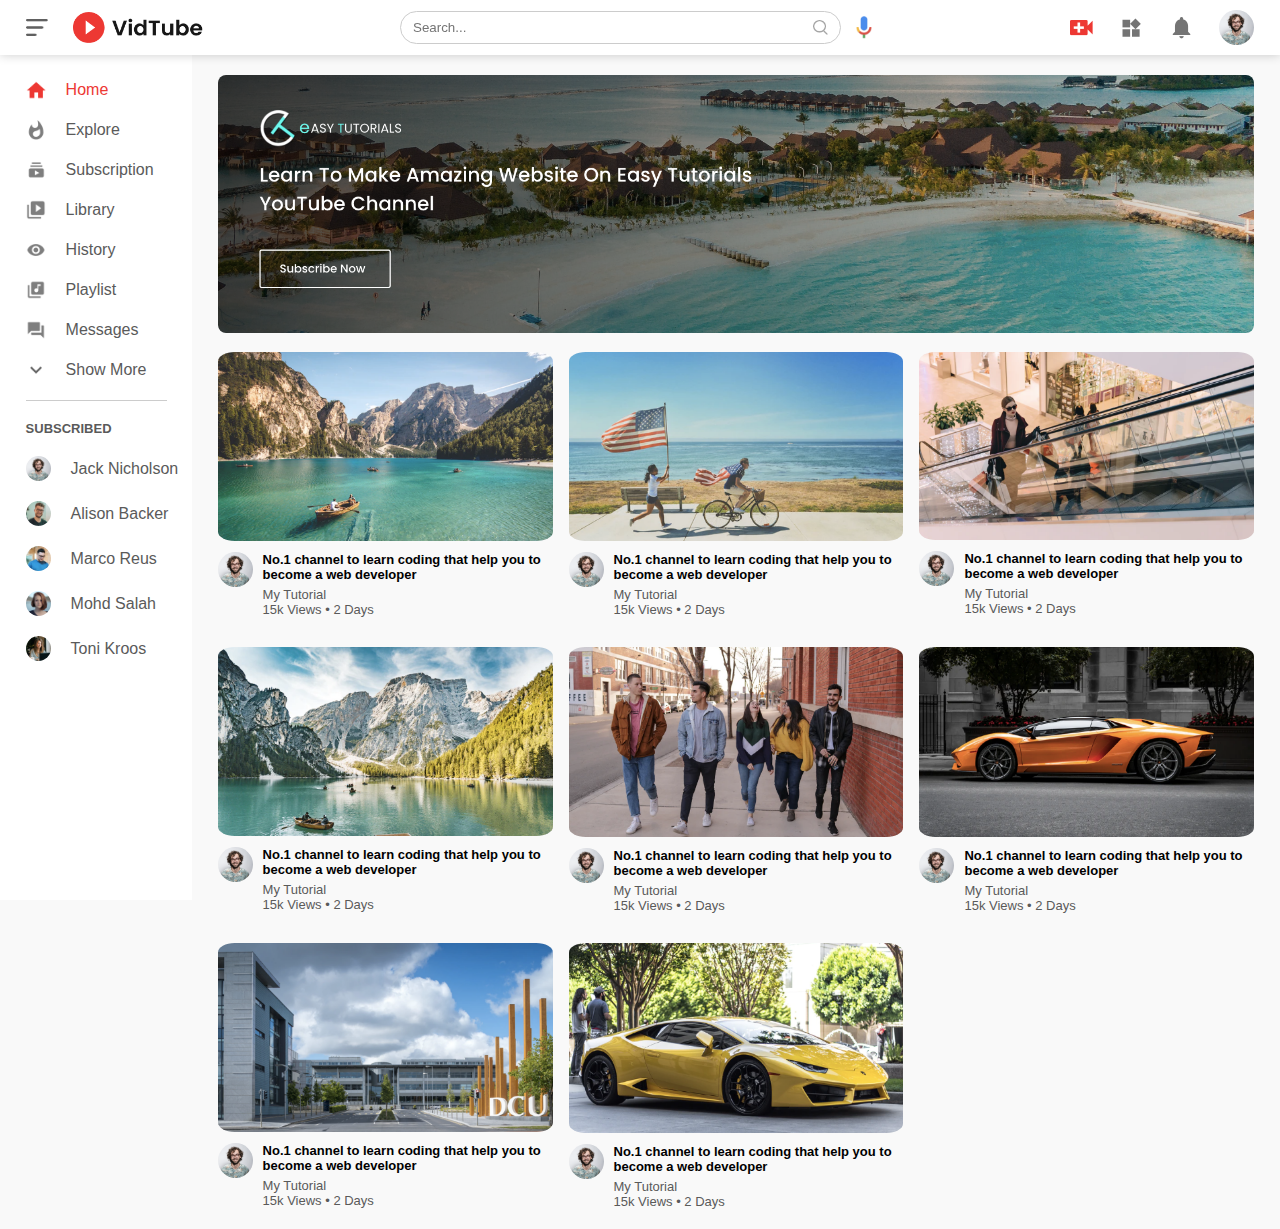
<file: index.html>
<!DOCTYPE html>
<html lang="en">
<head>
    <meta charset="UTF-8">
    <meta http-equiv="X-UA-Compatible" content="IE=edge">
    <meta name="viewport" content="width=device-width, initial-scale=1.0">
    <title>Video website</title>
    <link rel="stylesheet" href="./style.css">
</head>
<body>

    <!-- nav bar started -->

    <nav class="flex-div">
        <div class="nav-left flex-div">
            <img src="./images/menu.png" alt="" class="menu-icon">
            <img src="./images/logo.png" alt="" class="logo">
        </div>
        <div class="nav-middle flex-div">
            <div class="search-box flex-div">
                <input type="text" placeholder="Search...">
                <img src="./images/search.png" alt="">

            </div>
            <img src="./images/voice-search.png" alt="" class="mic-icon">
        </div>
        <div class="nav-right flex-div">
            <img src="./images/upload.png" alt="">
            <img src="./images/more.png" alt="">
            <img src="./images/notification.png" alt="">
            <img src="./images/Jack.png" alt="" class="user-icon">

        </div>
       
    </nav>
   
    

    <!-- navbar ended -->

    <!-- side bar started -->

    <div class="sidebar">
        <div class="shortcuts-links">
            <a href=""><img src="./images/home.png" alt=""><p>Home</p></a>
            <a href=""><img src="./images/explore.png" alt=""><p>Explore</p></a>
            <a href=""><img src="./images/subscriprion.png" alt=""><p>Subscription</p></a>
            <a href=""><img src="./images/library.png" alt=""><p>Library</p></a>
            <a href=""><img src="./images/history.png" alt=""><p>History</p></a>
            <a href=""><img src="./images/playlist.png" alt=""><p>Playlist</p></a>
            <a href=""><img src="./images/messages.png" alt=""><p>Messages</p></a>
            <a href=""><img src="./images/show-more.png" alt=""><p>Show More</p></a>
            <hr>
        </div>
        <div class="subscribed-list">
            <h3>SUBSCRIBED</h3>
            <a href=""><img src="./images/Jack.png" alt=""><p>Jack Nicholson</p></a>
            <a href=""><img src="./images/simon.png" alt=""><p>Alison Backer</p></a>
            <a href=""><img src="./images/tom.png" alt=""><p>Marco Reus</p></a>
            <a href=""><img src="./images/megan.png" alt=""><p>Mohd Salah</p></a>
            <a href=""><img src="./images/cameron.png" alt=""><p>Toni Kroos</p></a>




            
        </div>
    </div>

    <!-- side bar ended -->

    <!-- main -->
    <div class="container">
        <div class="banner">
            <img src="./images/banner.png" alt="">
        </div>
        <div class="list-container">
            <div class="vid-list">
               
                <a href="./play-video.html"> <img src="./images/thumbnail1.png" class="thumbnail" alt=""> </a>
                <div class="flex-div">
                    <img src="./images/Jack.png" alt="">
                    <div class="vid-info">
                        <a href="./play-video.html">No.1 channel to learn coding that help you to become a web developer</a>
                        <p>My Tutorial</p>
                        <p>15k Views &bull; 2 Days</p>
                    </div>
                </div>
            </div>
            <div class="vid-list">
               
                <a href="./play-video.html"> <img src="./images/thumbnail2.png" class="thumbnail" alt=""> </a>
                <div class="flex-div">
                    <img src="./images/Jack.png" alt="">
                    <div class="vid-info">
                        <a href="./play-video.html">No.1 channel to learn coding that help you to become a web developer</a>
                        <p>My Tutorial</p>
                        <p>15k Views &bull; 2 Days</p>
                    </div>
                </div>
            </div>
            <div class="vid-list">
               
                <a href=""> <img src="./images/thumbnail3.png" class="thumbnail" alt=""> </a>
                <div class="flex-div">
                    <img src="./images/Jack.png" alt="">
                    <div class="vid-info">
                        <a href="">No.1 channel to learn coding that help you to become a web developer</a>
                        <p>My Tutorial</p>
                        <p>15k Views &bull; 2 Days</p>
                    </div>
                </div>
            </div>
            <div class="vid-list">
               
                <a href=""> <img src="./images/thumbnail4.png" class="thumbnail" alt=""> </a>
                <div class="flex-div">
                    <img src="./images/Jack.png" alt="">
                    <div class="vid-info">
                        <a href="">No.1 channel to learn coding that help you to become a web developer</a>
                        <p>My Tutorial</p>
                        <p>15k Views &bull; 2 Days</p>
                    </div>
                </div>
            </div>
            <div class="vid-list">
               
                <a href=""> <img src="./images/thumbnail5.png" class="thumbnail" alt=""> </a>
                <div class="flex-div">
                    <img src="./images/Jack.png" alt="">
                    <div class="vid-info">
                        <a href="">No.1 channel to learn coding that help you to become a web developer</a>
                        <p>My Tutorial</p>
                        <p>15k Views &bull; 2 Days</p>
                    </div>
                </div>
            </div>
            <div class="vid-list">
               
                <a href=""> <img src="./images/thumbnail6.png" class="thumbnail" alt=""> </a>
                <div class="flex-div">
                    <img src="./images/Jack.png" alt="">
                    <div class="vid-info">
                        <a href="">No.1 channel to learn coding that help you to become a web developer</a>
                        <p>My Tutorial</p>
                        <p>15k Views &bull; 2 Days</p>
                    </div>
                </div>
            </div>
            <div class="vid-list">
               
                <a href=""> <img src="./images/thumbnail7.png" class="thumbnail" alt=""> </a>
                <div class="flex-div">
                    <img src="./images/Jack.png" alt="">
                    <div class="vid-info">
                        <a href="">No.1 channel to learn coding that help you to become a web developer</a>
                        <p>My Tutorial</p>
                        <p>15k Views &bull; 2 Days</p>
                    </div>
                </div>
            </div>
            <div class="vid-list">
               
                <a href=""> <img src="./images/thumbnail8.png" class="thumbnail" alt=""> </a>
                <div class="flex-div">
                    <img src="./images/Jack.png" alt="">
                    <div class="vid-info">
                        <a href="">No.1 channel to learn coding that help you to become a web developer</a>
                        <p>My Tutorial</p>
                        <p>15k Views &bull; 2 Days</p>
                    </div>
                </div>
            </div>
            
        </div>
    </div>

    <!-- end main -->
   
<script src="./script.js"></script>
</body>

</html>
</file>
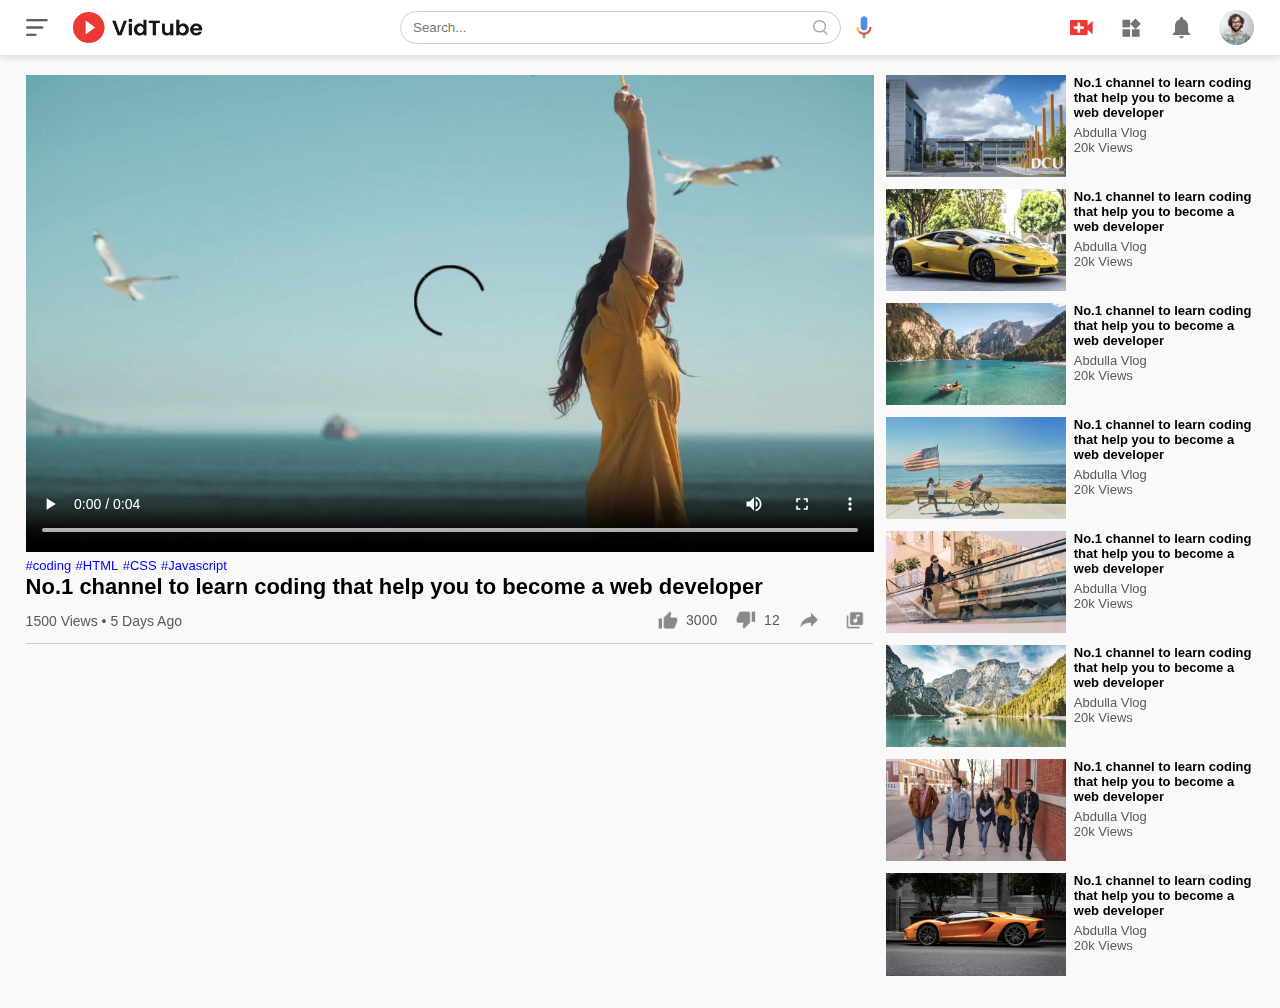
<file: play-video.html>
<!DOCTYPE html>
<html lang="en">
<head>
    <meta charset="UTF-8">
    <meta http-equiv="X-UA-Compatible" content="IE=edge">
    <meta name="viewport" content="width=device-width, initial-scale=1.0">
    <title>Play Video</title>
    <link rel="stylesheet" href="./style.css">
</head>
<body>
       <!-- nav bar started -->

       <nav class="flex-div">
        <div class="nav-left flex-div">
            <img src="./images/menu.png" alt="" class="menu-icon">
            <img src="./images/logo.png" alt="" class="logo">
        </div>
        <div class="nav-middle flex-div">
            <div class="search-box flex-div">
                <input type="text" placeholder="Search...">
                <img src="./images/search.png" alt="">

            </div>
            <img src="./images/voice-search.png" alt="" class="mic-icon">
        </div>
        <div class="nav-right flex-div">
            <img src="./images/upload.png" alt="">
            <img src="./images/more.png" alt="">
            <img src="./images/notification.png" alt="">
            <img src="./images/Jack.png" alt="" class="user-icon">

        </div>
       
    </nav>
   
    

    <!-- navbar ended -->

    <div class="container play-container">
        <div class="row">
            <div class="play-video">
                <video controls autoplay>
                    <source src="./images/video.mp4" type="video/mp4">
                </video>
                <div class="tags">
                    <a href="">#coding</a>
                    <a href="">#HTML</a>
                    <a href="">#CSS</a>
                    <a href="">#Javascript</a>
                </div>
                <h3>No.1 channel to learn coding that help you to become a web developer</h3>
                <div class="play-video-info">
                    <p>1500 Views &bull; 5 Days Ago</p>
                    <div>
                        <a href=""><img src="./images/like.png" alt="">3000</a>
                        <a href=""><img src="./images/dislike.png" alt="">12</a>
                        <a href=""><img src="./images/share.png" alt=""></a>
                        <a href=""><img src="./images/save.png" alt=""></a>
                    </div>
                </div>
                <hr>
               

            </div>
            <div class="right-sidebar">
                <div class="side-video-list">
                    <a href=""  class="small-thumbnail"><img src="./images/thumbnail7.png" alt=""></a>
                    
                    <div class="vid-info">
                        <a href="">No.1 channel to learn coding that help you to become a web developer</a>
                        <p>Abdulla Vlog</p>
                        <p>20k Views</p>
                    </div>
                </div>
                <div class="side-video-list">
                    <a href=""  class="small-thumbnail"><img src="./images/thumbnail8.png" alt=""></a>
                    
                    <div class="vid-info">
                        <a href="">No.1 channel to learn coding that help you to become a web developer</a>
                        <p>Abdulla Vlog</p>
                        <p>20k Views</p>
                    </div>
                </div>
                <div class="side-video-list">
                    <a href=""  class="small-thumbnail"><img src="./images/thumbnail1.png" alt=""></a>
                    
                    <div class="vid-info">
                        <a href="">No.1 channel to learn coding that help you to become a web developer</a>
                        <p>Abdulla Vlog</p>
                        <p>20k Views</p>
                    </div>
                </div>
                <div class="side-video-list">
                    <a href=""  class="small-thumbnail"><img src="./images/thumbnail2.png" alt=""></a>
                    
                    <div class="vid-info">
                        <a href="">No.1 channel to learn coding that help you to become a web developer</a>
                        <p>Abdulla Vlog</p>
                        <p>20k Views</p>
                    </div>
                </div>
                <div class="side-video-list">
                    <a href=""  class="small-thumbnail"><img src="./images/thumbnail3.png" alt=""></a>
                    
                    <div class="vid-info">
                        <a href="">No.1 channel to learn coding that help you to become a web developer</a>
                        <p>Abdulla Vlog</p>
                        <p>20k Views</p>
                    </div>
                </div>
                <div class="side-video-list">
                    <a href=""  class="small-thumbnail"><img src="./images/thumbnail4.png" alt=""></a>
                    
                    <div class="vid-info">
                        <a href="">No.1 channel to learn coding that help you to become a web developer</a>
                        <p>Abdulla Vlog</p>
                        <p>20k Views</p>
                    </div>
                </div>
                <div class="side-video-list">
                    <a href=""  class="small-thumbnail"><img src="./images/thumbnail5.png" alt=""></a>
                    
                    <div class="vid-info">
                        <a href="">No.1 channel to learn coding that help you to become a web developer</a>
                        <p>Abdulla Vlog</p>
                        <p>20k Views</p>
                    </div>
                </div>
                <div class="side-video-list">
                    <a href=""  class="small-thumbnail"><img src="./images/thumbnail6.png" alt=""></a>
                    
                    <div class="vid-info">
                        <a href="">No.1 channel to learn coding that help you to become a web developer</a>
                        <p>Abdulla Vlog</p>
                        <p>20k Views</p>
                    </div>
                </div>

            </div>
        </div>
    </div>
    
</body>
</html>
</file>
<file: style.css>
*{
    margin: 0;
    padding: 0;
    font-family: 'poppins',sans-serif;
    box-sizing: border-box;
}

a{
    text-decoration: none;
    color: #5a5a5a;
}
img{
    cursor: pointer;
}

.flex-div{
    display: flex;
    align-items: center;
}

nav{
    padding: 10px 2%;
    justify-content: space-between;
    box-shadow: 0 0 10px rgba(0, 0,0, 0.2);
    background: #fff;
    position: sticky;
    z-index: 10;

}

/* nav left */

.nav-left .menu-icon{
    width: 22px;
    margin-right: 25px;
}

.nav-left .logo{
    width: 130px;

}

/* nav right */

.nav-right img{
    width: 25px;
    margin-right: 25px;
}


.nav-right .user-icon{
    width: 35px;
    border-radius:50%;
    margin-right: 0;

}



.nav-middle .mic-icon{
    width: 16px;

}

.nav-middle .search-box{
    border:1px solid #ccc;
    margin-right: 15px;
    padding: 8px 12px;
    border-radius: 25px;
}

.nav-middle .search-box input{
    width: 400px;
    border:0;
    outline: 0;
    background: transparent;

}
.nav-middle .search-box img{
    width: 15px;


}

/* nav bar ended */

/* side bar started */

.sidebar{
    background: #fff;
    width: 15%;
    height: 100vh;
    position: fixed;
    top: 0;
    padding-left: 2%;
    padding-top: 80px;
}

.small-sidebar{
    width: 5%;
}
.small-sidebar a p{
    display: none;
}

.small-sidebar h3{
    display: none;
}

.small-sidebar hr{
    width: 40%;
    margin-bottom: 25px;
}

.shortcuts-links a{
    display: flex;
    align-items: center;
    margin-bottom: 20px;
    width: fit-content;
    flex-wrap: wrap; 
}


.shortcuts-links a img{
    width: 20px;
    margin-right: 20px;
  
}

.shortcuts-links a:first-child{
    color: #ed3833;
}

.sidebar hr{
    border: 0;
    height: 1px;
    background-color: #ccc;
    width: 85%;
}

.subscribed-list h3{
    font-size: 13px;
    margin: 20px 0;
    color: #5a5a5a;

}

.subscribed-list a{
    display: flex;
    align-items: center;
    margin-bottom: 20px;
    width: fit-content;
    flex-wrap: wrap;

}

.subscribed-list a img{
    width: 25px;
    border-radius: 50%;
    margin-right: 20px;
}



/* side bar ended */


/* main */

.container{
    background: #f9f9f9;
    padding-left: 17%;
    padding-right: 2%;
    padding-top: 20px;
    padding-bottom: 20px;
}

.large-container{
    padding-left: 7%;
}

.banner{
    width: 100%;
}
.banner img{
    width: 100%;
    border-radius: 8px;

}
.list-container{
    display: grid;
    grid-template-columns: repeat(auto-fit,minmax(250px,1fr));
    grid-column-gap: 16px;
    grid-row-gap: 30px;
    margin-top: 15px;
}

.vid-list .thumbnail{
    width: 100%;
    border-radius: 5%;

}
.vid-list .flex-div{
    align-items: flex-start;
    margin-top: 7px;
}

.vid-list .flex-div img{
    width: 35px;
    border-radius: 50%;
    margin-right: 10px;
}

.vid-info{
    color:#5a5a5a;
    font-size: 13px;
}
.vid-info a{
    color: #000;
    font-weight: 600;
    margin-bottom: 5px;
    display: block;
}
/* end main */

@media  (max-width:900px) {

    .menu-icon{
        display: none;
    }
    .sidebar{
        display: none;
    }

    .container , .large-container{
        padding-left: 5%;
        padding-right: 5%;
    }
    .nav-right img{
        display: none;
    }
    .nav-right .user-icon{
        display: block;
        width: 30px;
    }

    .nav-middle .search-box input{
        width: 100px;

    }
    .nav-middle .mic-icon{
        display: none;
    }

    .logo{
        width: 90px;
    }
    
}


/* play video page  */


.play-container{
    padding-left: 2%;
}

.row{
    display: flex;
    justify-content: space-between;
    flex-wrap: wrap;
}

.play-video{
    flex-basis: 69%;
}

.right-sidebar{
    flex-basis: 30%;
}

.play-video video{
    width: 100%;
}


.side-video-list{
    display: flex;
    justify-content: space-between;
    margin-bottom: 8px;
}

.side-video-list img{
    width: 100%;
}

.side-video-list .small-thumbnail{
    flex-basis: 49%;
}
.side-video-list .vid-info{
    flex-basis: 49%;
}

.play-video .tags a{
    color: #0000ff;
    font-size: 13px;

}

.play-video h3{
    font-weight: 600;
    font-size: 22px;

}

.play-video .play-video-info{
    display: flex;
    align-items: center;
    justify-content: space-between;
    flex-wrap: wrap;
    margin-top: 10px;
    font-size: 14px;
    color: #5a5a5a;

}

.play-video .play-video-info a img{
    width: 20px;
    margin-right: 8px;

}

.play-video .play-video-info a{
    display: inline-flex;
    align-items: center;
    margin-left: 15px;
}
.play-video hr{
    border: 0;
    height: 1px;
    background: #ccc;
    margin: 10px 0;
}
</file>
